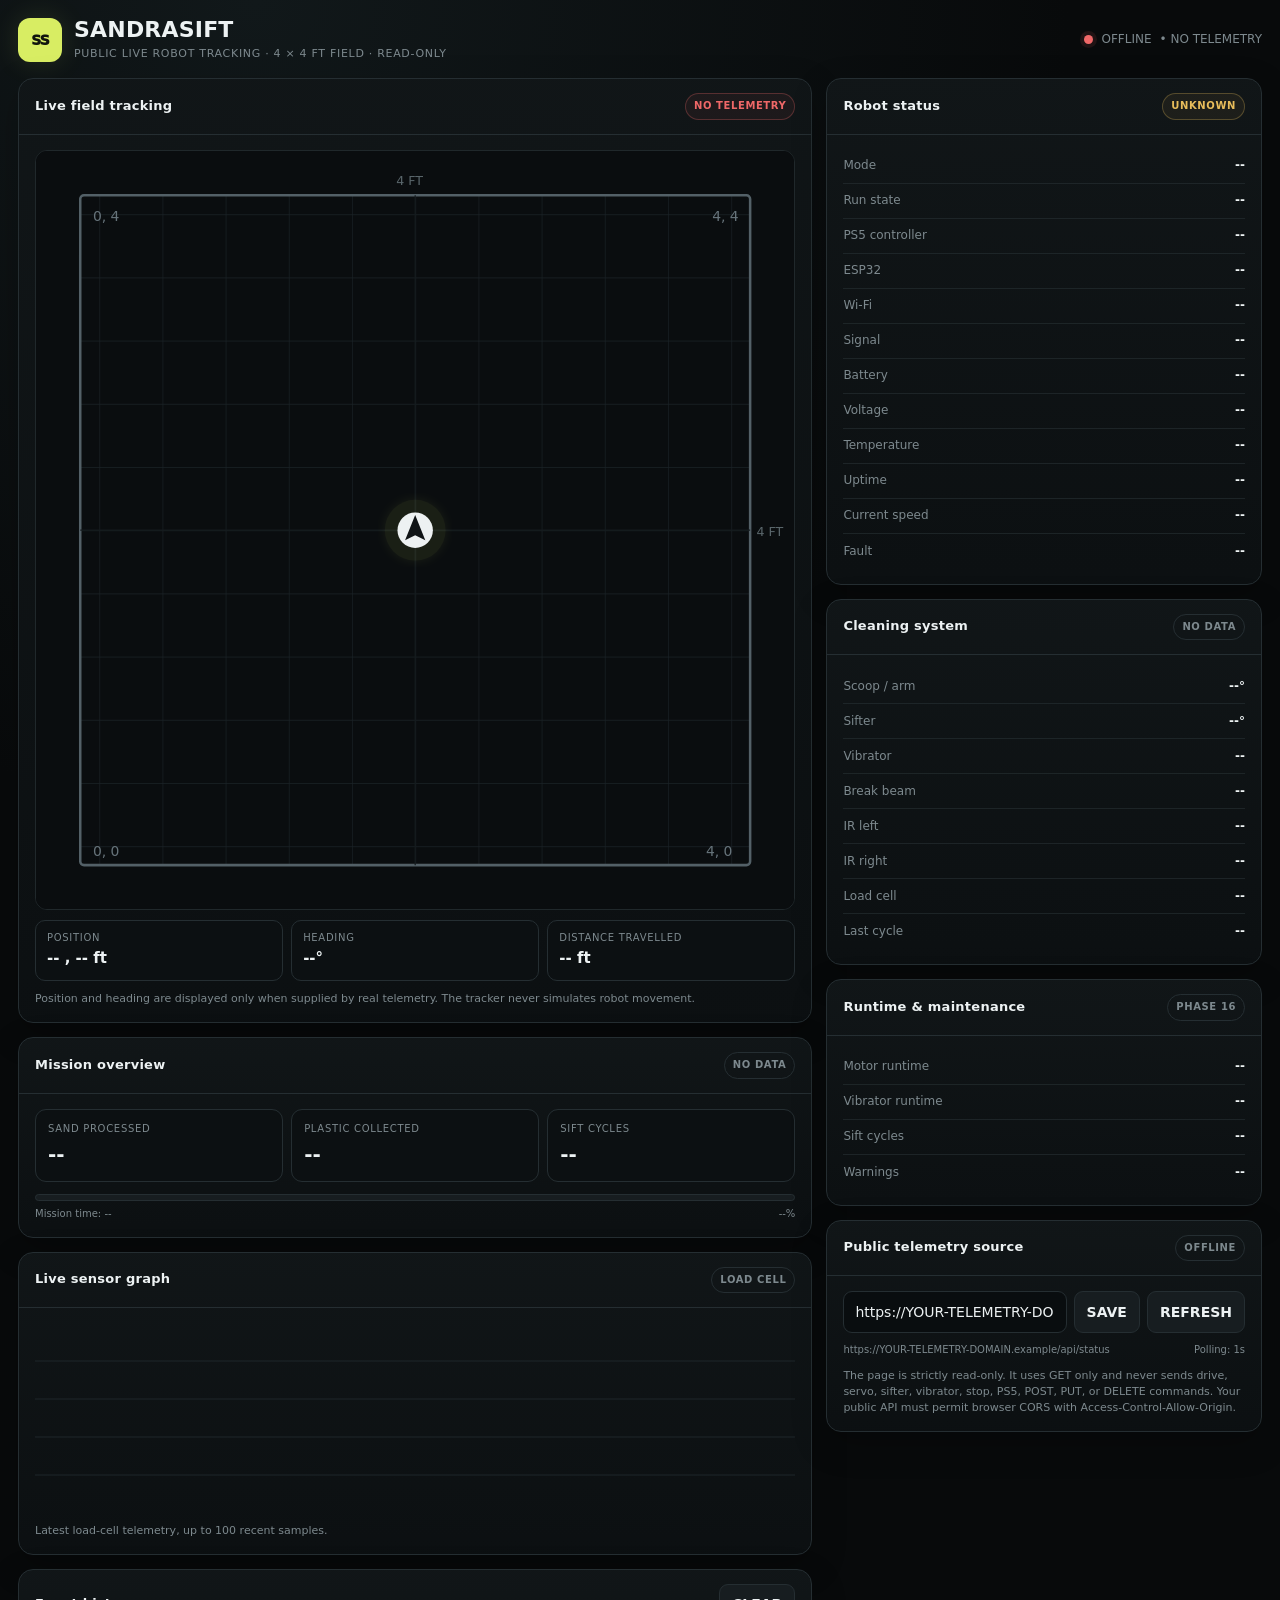
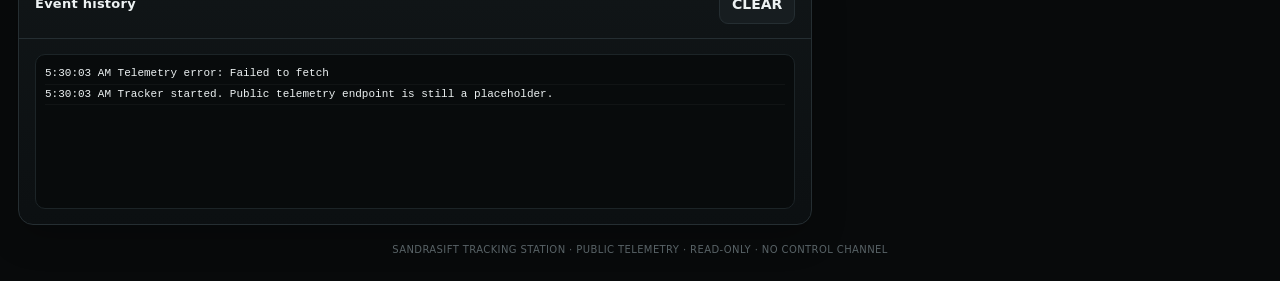
<file: SANDRASIFT_GitHub_Live_Tracker.html>
<!doctype html>
<html lang="en">
<head>
<meta charset="utf-8">
<meta name="viewport" content="width=device-width,initial-scale=1,viewport-fit=cover">
<meta name="theme-color" content="#080a0b">
<meta name="description" content="SANDRASIFT public read-only live robot tracking station">
<title>SANDRASIFT | Live Tracking</title>
<style>
*{box-sizing:border-box}
:root{
  --bg:#080a0b;--panel:#101416;--panel2:#0c1012;--line:#252e32;
  --text:#edf2f3;--muted:#7d898e;--accent:#d8ed63;
  --green:#58dc91;--yellow:#e8bd5b;--red:#ef6868;--blue:#70aaff;
  --shadow:0 12px 35px rgba(0,0,0,.22)
}
html{scroll-behavior:smooth}
body{margin:0;background:radial-gradient(circle at 20% 0%,#11181a 0,#080a0b 38%),var(--bg);
color:var(--text);font:14px/1.45 Inter,ui-sans-serif,system-ui,-apple-system,BlinkMacSystemFont,"Segoe UI",Arial,sans-serif}
button,input{font:inherit}
button{cursor:pointer}
.app{width:min(1500px,100%);margin:auto;padding:18px}
header{display:flex;justify-content:space-between;align-items:center;gap:18px;margin-bottom:16px}
.brand{display:flex;align-items:center;gap:12px}
.logo{width:44px;height:44px;border-radius:12px;background:var(--accent);color:#10140d;display:grid;place-items:center;font-weight:950;letter-spacing:-1px;box-shadow:0 0 28px rgba(216,237,99,.12)}
h1{font-size:22px;line-height:1;margin:0;letter-spacing:.2px}
.sub{color:var(--muted);font-size:11px;margin-top:5px;letter-spacing:.7px}
.live{display:flex;align-items:center;gap:8px;white-space:nowrap;font-size:12px;color:var(--muted)}
.dot{width:9px;height:9px;border-radius:50%;background:#60686c;box-shadow:0 0 0 4px rgba(96,104,108,.08)}
.dot.on{background:var(--green);box-shadow:0 0 0 4px rgba(88,220,145,.10)}
.dot.bad{background:var(--red);box-shadow:0 0 0 4px rgba(239,104,104,.10)}
.grid{display:grid;grid-template-columns:minmax(0,1.55fr) minmax(310px,.85fr);gap:14px}
.col{display:grid;gap:14px;align-content:start}
.card{background:linear-gradient(180deg,rgba(17,22,24,.98),rgba(12,16,18,.98));border:1px solid var(--line);border-radius:15px;box-shadow:var(--shadow);overflow:hidden}
.title{display:flex;justify-content:space-between;align-items:center;gap:12px;padding:14px 16px;border-bottom:1px solid var(--line)}
.title h2{margin:0;font-size:13px;letter-spacing:.25px}
.body{padding:15px 16px}
.badge{display:inline-flex;align-items:center;gap:6px;padding:5px 8px;border:1px solid var(--line);border-radius:999px;color:var(--muted);font-size:10px;font-weight:800;letter-spacing:.6px;text-transform:uppercase}
.badge.green{color:var(--green);border-color:rgba(88,220,145,.28);background:rgba(88,220,145,.06)}
.badge.yellow{color:var(--yellow);border-color:rgba(232,189,91,.28);background:rgba(232,189,91,.06)}
.badge.red{color:var(--red);border-color:rgba(239,104,104,.28);background:rgba(239,104,104,.06)}
.map-wrap{position:relative}
.map{width:100%;display:block;aspect-ratio:1/1;border-radius:12px;background:#090c0e;border:1px solid #20282b}
.mapstatgrid{display:grid;grid-template-columns:repeat(3,1fr);gap:8px;margin-top:10px}
.mapstat{background:var(--panel2);border:1px solid var(--line);border-radius:10px;padding:10px 11px}
.mapstat small{display:block;color:var(--muted);font-size:10px;text-transform:uppercase;letter-spacing:.7px}
.mapstat b{display:block;margin-top:3px;font-size:15px}
.note{color:var(--muted);font-size:11px;margin-top:10px}
.rows{display:grid;gap:1px}
.row{display:flex;justify-content:space-between;align-items:center;min-height:34px;padding:5px 0;border-bottom:1px solid rgba(37,46,50,.65)}
.row:last-child{border-bottom:0}
.row label{color:var(--muted);font-size:12px}
.row strong{font-size:12px;text-align:right}
.ok{color:var(--green)!important}.warn{color:var(--yellow)!important}.bad{color:var(--red)!important}
.kpis{display:grid;grid-template-columns:repeat(3,1fr);gap:8px}
.kpi{background:var(--panel2);border:1px solid var(--line);border-radius:11px;padding:12px}
.kpi .label{font-size:10px;color:var(--muted);text-transform:uppercase;letter-spacing:.7px}
.kpi .value{font-size:20px;font-weight:850;margin-top:4px}
.progress{height:7px;background:#171d20;border-radius:99px;overflow:hidden;margin-top:12px;border:1px solid var(--line)}
.progress i{display:block;height:100%;width:0;background:var(--accent);border-radius:inherit;transition:width .35s ease}
.progressline{display:flex;justify-content:space-between;color:var(--muted);font-size:10px;margin-top:6px}
.chart{width:100%;height:190px;display:block}
.log{height:155px;overflow:auto;background:#080b0c;border:1px solid #1c2427;border-radius:10px;padding:9px;font:11px/1.6 ui-monospace,SFMono-Regular,Consolas,monospace}
.log div{border-bottom:1px solid rgba(255,255,255,.035);padding:1px 0}
.config{display:grid;grid-template-columns:minmax(0,1fr) auto auto;gap:7px}
.config input{min-width:0;background:#090d0f;color:var(--text);border:1px solid var(--line);border-radius:9px;padding:10px 11px;outline:0}
.config input:focus{border-color:#536067;box-shadow:0 0 0 3px rgba(216,237,99,.06)}
.btn{border:1px solid var(--line);background:#171d20;color:var(--text);border-radius:9px;padding:9px 12px;font-weight:750}
.btn:hover{background:#1c2427}
.btn:active{transform:translateY(1px)}
.source{display:flex;justify-content:space-between;gap:12px;align-items:center;margin-top:10px;font-size:10px;color:var(--muted)}
.source span{overflow:hidden;text-overflow:ellipsis;white-space:nowrap}
footer{text-align:center;color:#596367;font-size:10px;padding:18px 0 5px;letter-spacing:.4px}
@media(max-width:980px){.grid{grid-template-columns:1fr}.kpis{grid-template-columns:repeat(3,1fr)}}
@media(max-width:600px){
 .app{padding:10px}.grid{gap:10px}.col{gap:10px}.card{border-radius:12px}
 header{align-items:flex-start}.live{font-size:10px}.sub{font-size:9px}
 .title{padding:12px}.body{padding:12px}.mapstatgrid{grid-template-columns:1fr 1fr}
 .mapstat:last-child{grid-column:1/-1}.kpis{grid-template-columns:1fr 1fr}
 .kpi:last-child{grid-column:1/-1}.config{grid-template-columns:1fr 1fr}
 .config input{grid-column:1/-1}.config button{width:100%}
}
</style>
</head>
<body>
<div class="app">
<header>
  <div class="brand">
    <div class="logo">SS</div>
    <div><h1>SANDRASIFT</h1><div class="sub">PUBLIC LIVE ROBOT TRACKING · 4 × 4 FT FIELD · READ-ONLY</div></div>
  </div>
  <div class="live"><i id="dot" class="dot"></i><span id="connection">OFFLINE</span><span id="lastSeen">• NO TELEMETRY</span></div>
</header>

<div class="grid">
<section class="col">

<div class="card">
  <div class="title"><h2>Live field tracking</h2><span id="mapState" class="badge yellow">WAITING FOR DATA</span></div>
  <div class="body">
    <div class="map-wrap">
      <svg id="map" class="map" viewBox="0 0 600 600" aria-label="4 by 4 foot SANDRASIFT field map">
        <defs>
          <pattern id="gridPattern" width="50" height="50" patternUnits="userSpaceOnUse">
            <path d="M50 0H0V50" fill="none" stroke="#1a2226" stroke-width="1"/>
          </pattern>
          <filter id="glow"><feGaussianBlur stdDeviation="4" result="b"/><feMerge><feMergeNode in="b"/><feMergeNode in="SourceGraphic"/></feMerge></filter>
        </defs>
        <rect width="600" height="600" fill="#0a0d0f"/>
        <rect x="35" y="35" width="530" height="530" rx="3" fill="url(#gridPattern)" stroke="#536067" stroke-width="2"/>
        <line x1="300" y1="35" x2="300" y2="565" stroke="#151b1e"/>
        <line x1="35" y1="300" x2="565" y2="300" stroke="#151b1e"/>
        <text x="45" y="55" fill="#66737a" font-size="11">0, 4</text>
        <text x="535" y="55" fill="#66737a" font-size="11">4, 4</text>
        <text x="45" y="558" fill="#66737a" font-size="11">0, 0</text>
        <text x="530" y="558" fill="#66737a" font-size="11">4, 0</text>
        <text x="285" y="27" fill="#59656a" font-size="10">4 FT</text>
        <text x="570" y="305" fill="#59656a" font-size="10">4 FT</text>
        <path id="trail" fill="none" stroke="#d8ed63" stroke-width="3" stroke-linecap="round" stroke-linejoin="round" opacity=".72"/>
        <circle id="halo" cx="300" cy="300" r="24" fill="#d8ed63" opacity=".08" filter="url(#glow)"/>
        <g id="robot" transform="translate(300 300)">
          <circle r="14" fill="#edf1f2"/>
          <path d="M0-12L8 8L0 4L-8 8Z" fill="#101416"/>
        </g>
      </svg>
    </div>
    <div class="mapstatgrid">
      <div class="mapstat"><small>Position</small><b id="position">-- , -- ft</b></div>
      <div class="mapstat"><small>Heading</small><b id="heading">--°</b></div>
      <div class="mapstat"><small>Distance travelled</small><b id="distance">-- ft</b></div>
    </div>
    <div class="note">Position and heading are displayed only when supplied by real telemetry. The tracker never simulates robot movement.</div>
  </div>
</div>

<div class="card">
  <div class="title"><h2>Mission overview</h2><span id="missionBadge" class="badge">NO DATA</span></div>
  <div class="body">
    <div class="kpis">
      <div class="kpi"><div class="label">Sand processed</div><div id="sand" class="value">--</div></div>
      <div class="kpi"><div class="label">Plastic collected</div><div id="plastic" class="value">--</div></div>
      <div class="kpi"><div class="label">Sift cycles</div><div id="cycles" class="value">--</div></div>
    </div>
    <div class="progress"><i id="progress"></i></div>
    <div class="progressline"><span id="missionTime">Mission time: --</span><span id="progressText">--%</span></div>
  </div>
</div>

<div class="card">
  <div class="title"><h2>Live sensor graph</h2><span id="graphLabel" class="badge">LOAD CELL</span></div>
  <div class="body"><canvas id="chart" class="chart"></canvas><div class="note">Latest load-cell telemetry, up to 100 recent samples.</div></div>
</div>

<div class="card">
  <div class="title"><h2>Event history</h2><button class="btn" onclick="clearLog()">CLEAR</button></div>
  <div class="body"><div id="log" class="log"></div></div>
</div>

</section>

<aside class="col">

<div class="card">
  <div class="title"><h2>Robot status</h2><span id="stateBadge" class="badge yellow">UNKNOWN</span></div>
  <div class="body"><div class="rows">
    <div class="row"><label>Mode</label><strong id="mode">--</strong></div>
    <div class="row"><label>Run state</label><strong id="runState">--</strong></div>
    <div class="row"><label>PS5 controller</label><strong id="ps5">--</strong></div>
    <div class="row"><label>ESP32</label><strong id="esp">--</strong></div>
    <div class="row"><label>Wi-Fi</label><strong id="wifi">--</strong></div>
    <div class="row"><label>Signal</label><strong id="rssi">--</strong></div>
    <div class="row"><label>Battery</label><strong id="battery">--</strong></div>
    <div class="row"><label>Voltage</label><strong id="voltage">--</strong></div>
    <div class="row"><label>Temperature</label><strong id="temp">--</strong></div>
    <div class="row"><label>Uptime</label><strong id="uptime">--</strong></div>
    <div class="row"><label>Current speed</label><strong id="speed">--</strong></div>
    <div class="row"><label>Fault</label><strong id="fault">--</strong></div>
  </div></div>
</div>

<div class="card">
  <div class="title"><h2>Cleaning system</h2><span id="siftBadge" class="badge">NO DATA</span></div>
  <div class="body"><div class="rows">
    <div class="row"><label>Scoop / arm</label><strong id="scoop">--°</strong></div>
    <div class="row"><label>Sifter</label><strong id="sifter">--°</strong></div>
    <div class="row"><label>Vibrator</label><strong id="vibrator">--</strong></div>
    <div class="row"><label>Break beam</label><strong id="beam">--</strong></div>
    <div class="row"><label>IR left</label><strong id="irLeft">--</strong></div>
    <div class="row"><label>IR right</label><strong id="irRight">--</strong></div>
    <div class="row"><label>Load cell</label><strong id="loadcell">--</strong></div>
    <div class="row"><label>Last cycle</label><strong id="lastCycle">--</strong></div>
  </div></div>
</div>

<div class="card">
  <div class="title"><h2>Runtime & maintenance</h2><span class="badge">PHASE 16</span></div>
  <div class="body"><div class="rows">
    <div class="row"><label>Motor runtime</label><strong id="motorRuntime">--</strong></div>
    <div class="row"><label>Vibrator runtime</label><strong id="vibRuntime">--</strong></div>
    <div class="row"><label>Sift cycles</label><strong id="runtimeCycles">--</strong></div>
    <div class="row"><label>Warnings</label><strong id="warnings">--</strong></div>
  </div></div>
</div>

<div class="card">
  <div class="title"><h2>Public telemetry source</h2><span id="sourceBadge" class="badge">CONFIG</span></div>
  <div class="body">
    <div class="config">
      <input id="telemetryUrl" spellcheck="false" autocomplete="off" placeholder="https://your-public-telemetry-domain.example/api/status">
      <button class="btn" onclick="saveURL()">SAVE</button>
      <button class="btn" onclick="manualRefresh()">REFRESH</button>
    </div>
    <div class="source"><span id="sourceText">No endpoint configured.</span><span id="pollText">Polling: 1s</span></div>
    <div class="note">The page is strictly read-only. It uses GET only and never sends drive, servo, sifter, vibrator, stop, PS5, POST, PUT, or DELETE commands. Your public API must permit browser CORS with Access-Control-Allow-Origin.</div>
  </div>
</div>

</aside>
</div>
<footer>SANDRASIFT TRACKING STATION · PUBLIC TELEMETRY · READ-ONLY · NO CONTROL CHANNEL</footer>
</div>

<script>
"use strict";
const $=id=>document.getElementById(id);

/* ============================================================
   ONLY CONFIGURATION YOU NEED TO CHANGE
   Replace the placeholder with your real public GET endpoint.
   Do not put secrets, API keys, database credentials, or ESP32
   Wi-Fi credentials in this file.

   The backend must:
     GET /api/status -> latest SANDRASIFT JSON
   and must return CORS headers such as:
     Access-Control-Allow-Origin: https://YOUR-GITHUB-PAGES-ORIGIN
   ============================================================ */
const PUBLIC_TELEMETRY_URL="https://YOUR-TELEMETRY-DOMAIN.example/api/status";

const POLL_INTERVAL=1000;
const STALE_TIMEOUT=3500;
const REQUEST_TIMEOUT=7000;
const STORAGE_KEY="sandrasift_public_telemetry_url";
const MAX_TRAIL=250;
const MAX_MASS_SAMPLES=100;

const PRIVATE_HOST=/^(localhost|127(?:\.\d+){3}|0\.0\.0\.0|10(?:\.\d+){3}|172\.(?:1[6-9]|2\d|3[01])(?:\.\d+){2}|192\.168(?:\.\d+){2})$/i;

let BASE="";
let lastUpdate=0;
let lastConnection=false;
let lastError="";
let pollBusy=false;
let trail=[];
let massHistory=[];
let resizeTimer=0;

function validPublicURL(value){
  try{
    const u=new URL(value);
    return u.protocol==="https:" && !PRIVATE_HOST.test(u.hostname);
  }catch{return false}
}
function normalizeURL(value){return value.trim().replace(/\/+$/,"")}
function val(obj,...keys){
  if(!obj||typeof obj!=="object")return undefined;
  for(const k of keys)if(obj[k]!==undefined&&obj[k]!==null)return obj[k];
  return undefined;
}
function setText(id,value){$(id).textContent=value===undefined||value===null?"--":String(value)}
function fmtBool(v,yes="YES",no="NO"){return v===undefined||v===null?"--":(v?yes:no)}
function fmtTime(sec){
  if(sec===undefined||sec===null||!Number.isFinite(Number(sec)))return "--";
  sec=Math.max(0,Math.round(Number(sec)));
  const h=Math.floor(sec/3600),m=Math.floor((sec%3600)/60),s=sec%60;
  return h?`${h}h ${String(m).padStart(2,"0")}m`:m?`${m}m ${String(s).padStart(2,"0")}s`:`${s}s`;
}
function setClass(id,cls){$(id).className=cls}
function setBadge(id,text,tone=""){
  const el=$(id);el.textContent=text===undefined||text===null?"--":String(text).replaceAll("_"," ");
  el.className="badge"+(tone?" "+tone:"");
}
function log(text){
  const d=document.createElement("div");
  d.textContent=new Date().toLocaleTimeString()+"  "+text;
  $("log").prepend(d);
  while($("log").children.length>150)$("log").lastChild.remove();
}
function clearLog(){$("log").replaceChildren();log("Event history cleared")}

function online(ok){
  const now=Date.now();
  if(ok){
    $("dot").className="dot on";$("connection").textContent="ONLINE";
    setBadge("mapState","LIVE","green");
    if(!lastConnection)log("Telemetry connection established");
  }else{
    $("dot").className="dot bad";$("connection").textContent="OFFLINE";
    setBadge("mapState","NO TELEMETRY","red");
    if(lastConnection)log("Telemetry connection lost");
  }
  lastConnection=ok;
  $("sourceBadge").textContent=ok?"LIVE":"OFFLINE";
}

function updateMap(xFt,yFt,heading,dist){
  if(!Number.isFinite(Number(xFt))||!Number.isFinite(Number(yFt)))return;
  const x=35+(Math.max(0,Math.min(4,Number(xFt)))/4)*530;
  const y=565-(Math.max(0,Math.min(4,Number(yFt)))/4)*530;
  const hd=Number.isFinite(Number(heading))?Number(heading):0;
  $("robot").setAttribute("transform",`translate(${x.toFixed(1)} ${y.toFixed(1)}) rotate(${-hd})`);
  $("halo").setAttribute("cx",x.toFixed(1));$("halo").setAttribute("cy",y.toFixed(1));
  const p=trail[trail.length-1];
  if(!p||Math.hypot(p.x-x,p.y-y)>1){
    trail.push({x,y});
    if(trail.length>MAX_TRAIL)trail.shift();
    $("trail").setAttribute("d",trail.map((q,i)=>(i?"L":"M")+q.x.toFixed(1)+" "+q.y.toFixed(1)).join(" "));
  }
}

function update(data){
  if(!data||typeof data!=="object")throw new Error("Telemetry JSON is not an object");
  const mission=val(data,"mission")||{};
  const sensors=val(data,"sensors")||{};
  const actuators=val(data,"actuators")||{};
  const maintenance=val(data,"maintenance")||{};
  const runtime=val(data,"runtime")||{};

  const x=val(data,"x","x_ft","position_x")??val(data.position||{},"x");
  const y=val(data,"y","y_ft","position_y")??val(data.position||{},"y");
  const heading=val(data,"heading","heading_deg")??val(data.position||{},"heading");
  const dist=val(data,"distance_ft","distance")??val(data.position||{},"distance");
  updateMap(Number(x),Number(y),Number(heading),dist);
  setText("position",x!==undefined&&y!==undefined?`${Number(x).toFixed(2)} , ${Number(y).toFixed(2)} ft`:"-- , -- ft");
  setText("heading",heading!==undefined?`${Number(heading).toFixed(0)}°`:"--°");
  setText("distance",dist!==undefined?`${Number(dist).toFixed(2)} ft`:"-- ft");

  const mode=val(data,"mode")??val(data.robot||{},"mode");
  const state=val(data,"state","run_state")??val(data.robot||{},"state");
  setText("mode",mode);setText("runState",state);
  setBadge("stateBadge",state??"UNKNOWN",String(state||"").toLowerCase().includes("fault")?"red":"green");

  const ps5=val(data,"ps5_connected")??val(data.connection||{},"ps5_connected");
  const wifi=val(data,"wifi_connected")??val(data.connection||{},"wifi_connected");
  const rssi=val(data,"rssi")??val(data.connection||{},"rssi");
  setText("ps5",fmtBool(ps5,"CONNECTED","DISCONNECTED"));
  setText("esp","ONLINE");setText("wifi",fmtBool(wifi,"CONNECTED","DISCONNECTED"));
  setText("rssi",rssi!==undefined?`${Number(rssi)} dBm`:"--");

  const bp=val(data,"battery_percent")??val(data.battery||{},"percent");
  const bv=val(data,"battery_voltage")??val(data.battery||{},"voltage");
  setText("battery",bp!==undefined?`${Number(bp).toFixed(0)}%`:"--");
  setText("voltage",bv!==undefined?`${Number(bv).toFixed(2)} V`:"--");

  const temp=val(data,"temperature")??val(data.system||{},"temperature");
  const uptime=val(data,"uptime_s")??val(data.system||{},"uptime_s");
  const speed=val(data,"speed")??val(data.motion||{},"speed");
  const fault=val(data,"fault")??val(data.safety||{},"fault");
  setText("temp",temp!==undefined?`${Number(temp).toFixed(1)} °C`:"--");
  setText("uptime",fmtTime(uptime));
  setText("speed",speed!==undefined?`${Number(speed).toFixed(2)}`:"--");
  setText("fault",fault===undefined?"--":fault?"FAULT":"CLEAR");
  setClass("fault",fault?"bad":"ok");

  const scoop=val(data,"scoop_angle","scoop")??val(actuators,"scoop_angle");
  const sifter=val(data,"sifter_angle","sifter")??val(actuators,"sifter_angle");
  const vib=val(data,"vibrator")??val(actuators,"vibrator");
  const beam=val(data,"break_beam","beam")??val(sensors,"break_beam");
  const il=val(data,"ir_left")??val(sensors,"ir_left");
  const ir=val(data,"ir_right")??val(sensors,"ir_right");
  const lc=val(data,"loadcell_g","mass","sand_mass_g")??val(sensors,"loadcell_g");
  const sift=val(data,"sift_state","sift","sifting_state")??val(data.sifting||{},"state");
  const lastCycle=val(data,"last_cycle")??val(data.sifting||{},"last_cycle");

  setText("scoop",scoop!==undefined?`${Number(scoop).toFixed(0)}°`:"--°");
  setText("sifter",sifter!==undefined?`${Number(sifter).toFixed(0)}°`:"--°");
  setText("vibrator",vib===undefined?"--":vib?"ON":"OFF");setClass("vibrator",vib?"ok":"");
  setText("beam",beam===undefined?"--":beam?"BLOCKED":"CLEAR");
  setText("irLeft",il===undefined?"--":il?"BLACK":"WHITE");
  setText("irRight",ir===undefined?"--":ir?"BLACK":"WHITE");
  setText("loadcell",lc!==undefined?`${Number(lc).toFixed(1)} g`:"--");
  setText("lastCycle",lastCycle);
  setBadge("siftBadge",sift??"UNKNOWN",String(sift||"").toLowerCase().includes("active")?"green":"yellow");

  const sand=val(data,"sand_processed_g")??val(mission,"sand_processed_g");
  const plastic=val(data,"plastic_collected_g")??val(mission,"plastic_collected_g");
  const cycles=val(data,"sift_cycles")??val(mission,"sift_cycles")??runtime.sift_cycles;
  setText("sand",sand!==undefined?`${Number(sand).toFixed(1)} g`:"--");
  setText("plastic",plastic!==undefined?`${Number(plastic).toFixed(1)} g`:"--");
  setText("cycles",cycles);

  const mt=val(data,"mission_time_s")??val(mission,"time_s");
  const prog=val(data,"progress_percent")??val(mission,"progress_percent");
  const ms=val(data,"mission_state")??val(mission,"state");
  setText("missionTime",mt!==undefined?`Mission time: ${fmtTime(mt)}`:"Mission time: --");
  setText("progressText",prog!==undefined?`${Math.max(0,Math.min(100,Number(prog))).toFixed(0)}%`:"--%");
  if(prog!==undefined)$("progress").style.width=Math.max(0,Math.min(100,Number(prog)))+"%";
  setBadge("missionBadge",ms??"IDLE",String(ms||"").toLowerCase().includes("run")?"green":"yellow");

  const mr=val(data,"motor_runtime_s")??val(maintenance,"motor_runtime_s")??runtime.motor_runtime_s;
  const vr=val(data,"vibrator_runtime_s")??val(maintenance,"vibrator_runtime_s")??runtime.vibrator_runtime_s;
  const rc=val(data,"runtime_sift_cycles")??val(maintenance,"sift_cycles")??runtime.sift_cycles;
  const wa=val(data,"warnings")??val(maintenance,"warnings")??runtime.warnings;
  setText("motorRuntime",mr!==undefined?fmtTime(mr):"--");
  setText("vibRuntime",vr!==undefined?fmtTime(vr):"--");
  setText("runtimeCycles",rc);setText("warnings",wa);

  if(lc!==undefined&&Number.isFinite(Number(lc))){
    massHistory.push(Number(lc));
    if(massHistory.length>MAX_MASS_SAMPLES)massHistory.shift();
    drawChart();
  }
}

function drawChart(){
  const c=$("chart"),rect=c.getBoundingClientRect(),d=Math.max(1,window.devicePixelRatio||1);
  const w=Math.max(1,Math.floor(rect.width)),h=Math.max(1,Math.floor(rect.height));
  c.width=w*d;c.height=h*d;
  const ctx=c.getContext("2d");
  ctx.clearRect(0,0,c.width,c.height);
  ctx.strokeStyle="#1e272b";ctx.lineWidth=d;
  for(let i=1;i<5;i++){
    ctx.beginPath();ctx.moveTo(0,i*c.height/5);ctx.lineTo(c.width,i*c.height/5);ctx.stroke();
  }
  if(massHistory.length<2)return;
  let min=Math.min(...massHistory),max=Math.max(...massHistory);
  if(min===max){min-=1;max+=1}
  ctx.strokeStyle="#d8ed63";ctx.lineWidth=2*d;ctx.lineJoin="round";ctx.lineCap="round";
  ctx.beginPath();
  massHistory.forEach((v,i)=>{
    const px=i*(c.width/(massHistory.length-1));
    const py=c.height-(v-min)/(max-min)*c.height;
    i?ctx.lineTo(px,py):ctx.moveTo(px,py);
  });
  ctx.stroke();
}

async function getJSON(){
  if(!validPublicURL(BASE))throw new Error("Invalid public HTTPS telemetry URL");
  const controller=new AbortController();
  const timer=setTimeout(()=>controller.abort(),REQUEST_TIMEOUT);
  try{
    const r=await fetch(BASE,{method:"GET",mode:"cors",cache:"no-store",headers:{Accept:"application/json"},signal:controller.signal});
    if(!r.ok)throw new Error(`${r.status} ${r.statusText}`);
    return await r.json();
  }finally{clearTimeout(timer)}
}

async function refresh(){
  if(pollBusy)return;
  pollBusy=true;
  try{
    const data=await getJSON();
    update(data);
    lastUpdate=Date.now();
    $("lastSeen").textContent="• "+new Date(lastUpdate).toLocaleTimeString();
    online(true);
    if(lastError){log("Telemetry recovered");lastError=""}
  }catch(e){
    const msg=e?.name==="AbortError"?"request timed out":(e?.message||"request failed");
    online(false);
    if(msg!==lastError){log("Telemetry error: "+msg);lastError=msg}
  }finally{pollBusy=false}
}

function staleCheck(){
  if(lastUpdate&&Date.now()-lastUpdate>STALE_TIMEOUT){
    online(false);
    $("lastSeen").textContent="• STALE TELEMETRY";
  }
}

function saveURL(){
  const candidate=normalizeURL($("telemetryUrl").value);
  if(!validPublicURL(candidate)){
    log("Rejected endpoint. Use a public HTTPS URL, not a local/private address.");
    $("telemetryUrl").value=BASE;
    return;
  }
  BASE=candidate;
  localStorage.setItem(STORAGE_KEY,BASE);
  $("sourceText").textContent=BASE;
  trail=[];massHistory=[];$("trail").setAttribute("d","");drawChart();
  lastUpdate=0;lastError="";
  log("Public telemetry source changed");
  refresh();
}

function manualRefresh(){log("Manual refresh requested");refresh()}

(function init(){
  const saved=localStorage.getItem(STORAGE_KEY);
  BASE=validPublicURL(saved||"")?normalizeURL(saved):PUBLIC_TELEMETRY_URL;
  $("telemetryUrl").value=BASE;
  $("sourceText").textContent=BASE;
  $("pollText").textContent=`Polling: ${POLL_INTERVAL/1000}s`;
  if(BASE===PUBLIC_TELEMETRY_URL)log("Tracker started. Public telemetry endpoint is still a placeholder.");
  else log("Tracker started with saved public telemetry endpoint.");
  window.addEventListener("resize",()=>{clearTimeout(resizeTimer);resizeTimer=setTimeout(drawChart,120)});
  setInterval(()=>{staleCheck();refresh()},POLL_INTERVAL);
  refresh();drawChart();
})();
</script>
</body>
</html>
</file>
